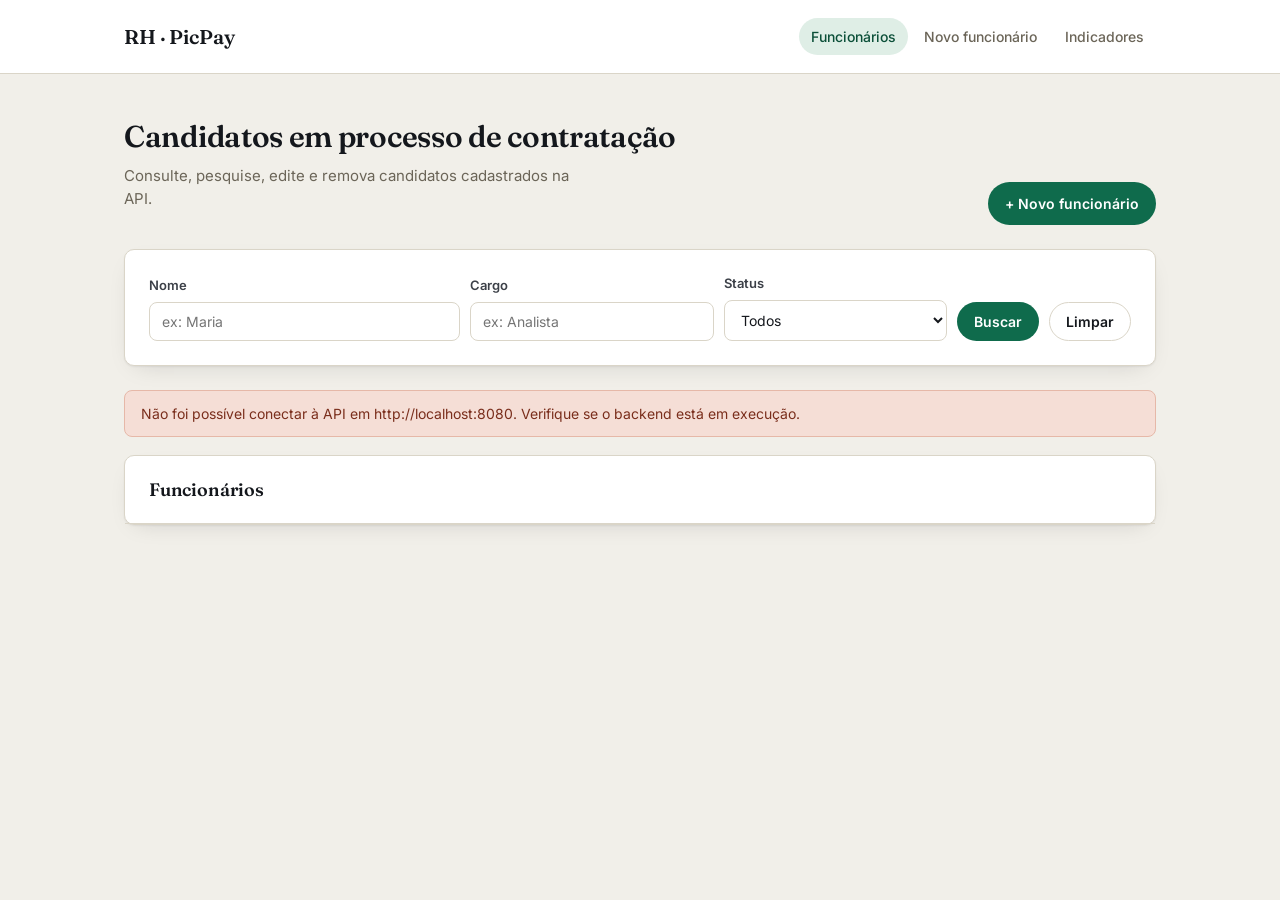
<file: Frontend/index.html>
<!DOCTYPE html>
<html lang="pt-BR">
<head>
  <meta charset="UTF-8" />
  <meta name="viewport" content="width=device-width, initial-scale=1.0" />
  <title>Funcionários · RH PicPay</title>
  <link rel="stylesheet" href="css/style.css" />
</head>
<body>
  <header class="topbar">
    <div class="topbar__inner">
      <div class="brand"><span>RH · PicPay</span></div>
      <nav class="nav" data-nav></nav>
    </div>
  </header>

  <main class="container">
    <div class="page-header">
      <div>
        <h1>Candidatos em processo de contratação</h1>
        <p class="page-header__subtitle">Consulte, pesquise, edite e remova candidatos cadastrados na API.</p>
      </div>
      <a href="cadastro.html" class="btn btn--primary">+ Novo funcionário</a>
    </div>

    <section class="card" style="margin-bottom: 24px;">
      <div class="card__body">
        <form class="search-bar" id="form-busca">
          <div class="field">
            <label for="busca-nome">Nome</label>
            <input type="text" id="busca-nome" name="nome" placeholder="ex: Maria" />
          </div>
          <div class="field">
            <label for="busca-cargo">Cargo</label>
            <input type="text" id="busca-cargo" name="cargo" placeholder="ex: Analista" />
          </div>
          <div class="field">
            <label for="busca-status">Status</label>
            <select id="busca-status" name="status">
              <option value="">Todos</option>
              <option value="EM_ANALISE">Em análise</option>
              <option value="APROVADO">Aprovado</option>
              <option value="REPROVADO">Reprovado</option>
              <option value="CONTRATADO">Contratado</option>
            </select>
          </div>
          <button type="submit" class="btn btn--primary">Buscar</button>
          <button type="button" class="btn btn--ghost" id="btn-limpar-busca">Limpar</button>
        </form>
      </div>
    </section>

    <div id="alerta-erro" class="alerta alerta--erro" hidden></div>

    <section class="card">
      <div class="card__header">
        <h2>Funcionários</h2>
        <span id="contador" class="page-header__eyebrow" style="margin:0;"></span>
      </div>
      <div class="card__body" style="padding: 0;">
        <div id="estado-carregando" class="estado">
          <h3>Carregando…</h3>
          <p>Buscando dados na API.</p>
        </div>

        <div id="estado-vazio" class="estado" hidden>
          <h3>Nenhum funcionário encontrado</h3>
          <p>Cadastre um novo funcionário ou ajuste os filtros de busca.</p>
        </div>

        <div class="table-wrapper" id="wrapper-tabela" hidden>
          <table>
            <thead>
              <tr>
                <th>ID</th>
                <th>Nome</th>
                <th>Cargo</th>
                <th>Departamento</th>
                <th>Cidade</th>
                <th>Salário</th>
                <th>Status</th>
                <th>Ações</th>
              </tr>
            </thead>
            <tbody id="tbody-funcionarios"></tbody>
          </table>
        </div>
      </div>
    </section>
  </main>

  <script src="js/config.js"></script>
  <script type="module" src="js/pages/listagem.js"></script>
</body>
</html>
</file>
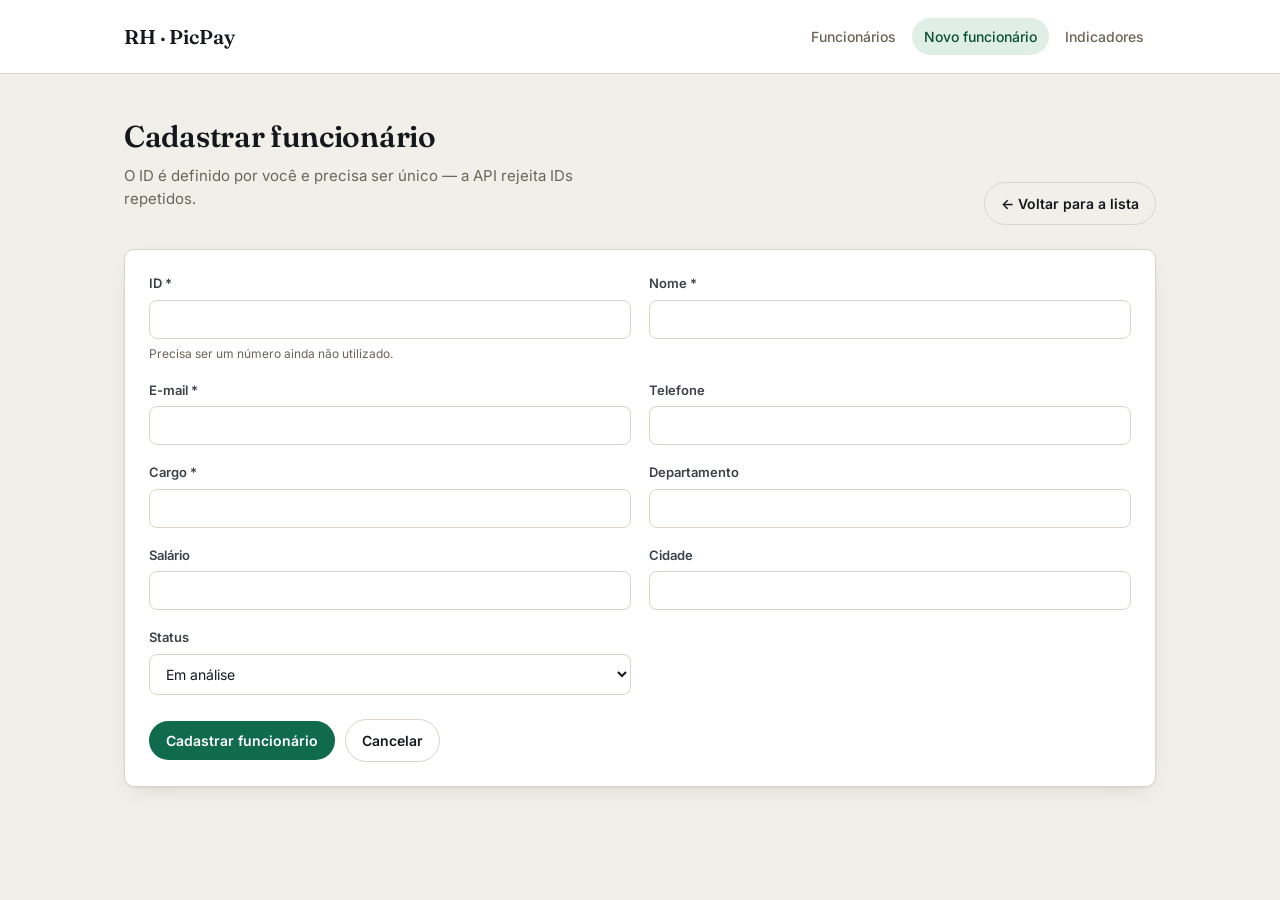
<file: Frontend/cadastro.html>
<!DOCTYPE html>
<html lang="pt-BR">
<head>
  <meta charset="UTF-8" />
  <meta name="viewport" content="width=device-width, initial-scale=1.0" />
  <title>Novo funcionário · RH PicPay</title>
  <link rel="stylesheet" href="css/style.css" />
</head>
<body>
  <header class="topbar">
    <div class="topbar__inner">
      <div class="brand"><span>RH · PicPay</span></div>
      <nav class="nav" data-nav></nav>
    </div>
  </header>

  <main class="container">
    <div class="page-header">
      <div>
        <h1>Cadastrar funcionário</h1>
        <p class="page-header__subtitle">O ID é definido por você e precisa ser único — a API rejeita IDs repetidos.</p>
      </div>
      <a href="index.html" class="btn btn--ghost">← Voltar para a lista</a>
    </div>

    <div id="alerta-erro" class="alerta alerta--erro" hidden></div>

    <section class="card">
      <div class="card__body">
        <form id="form-cadastro" novalidate>
          <div class="form-grid">
            <div class="field">
              <label for="id">ID *</label>
              <input type="number" id="id" name="id" min="1" required />
              <span class="field__hint">Precisa ser um número ainda não utilizado.</span>
            </div>
            <div class="field">
              <label for="nome">Nome *</label>
              <input type="text" id="nome" name="nome" required />
            </div>
            <div class="field">
              <label for="email">E-mail *</label>
              <input type="email" id="email" name="email" required />
            </div>
            <div class="field">
              <label for="telefone">Telefone</label>
              <input type="tel" id="telefone" name="telefone" />
            </div>
            <div class="field">
              <label for="cargo">Cargo *</label>
              <input type="text" id="cargo" name="cargo" required />
            </div>
            <div class="field">
              <label for="departamento">Departamento</label>
              <input type="text" id="departamento" name="departamento" />
            </div>
            <div class="field">
              <label for="salario">Salário</label>
              <input type="number" id="salario" name="salario" min="0" step="0.01" />
            </div>
            <div class="field">
              <label for="cidade">Cidade</label>
              <input type="text" id="cidade" name="cidade" />
            </div>
            <div class="field">
              <label for="status">Status</label>
              <select id="status" name="status">
                <option value="EM_ANALISE">Em análise</option>
                <option value="APROVADO">Aprovado</option>
                <option value="REPROVADO">Reprovado</option>
                <option value="CONTRATADO">Contratado</option>
              </select>
            </div>
          </div>

          <div class="form-actions">
            <button type="submit" class="btn btn--primary" id="btn-salvar">Cadastrar funcionário</button>
            <a href="index.html" class="btn btn--ghost">Cancelar</a>
          </div>
        </form>
      </div>
    </section>
  </main>

  <script src="js/config.js"></script>
  <script type="module" src="js/pages/cadastro.js"></script>
</body>
</html>
</file>
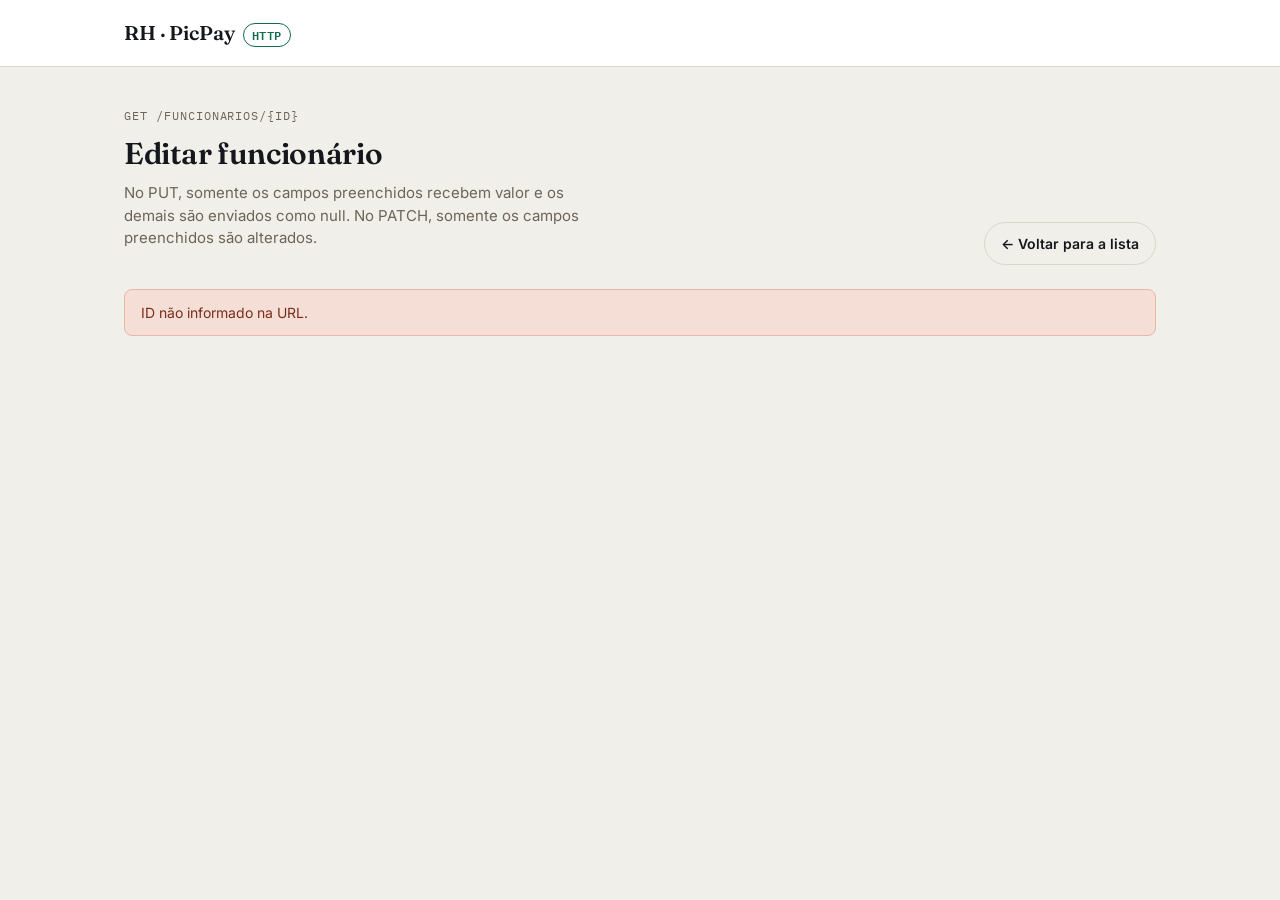
<file: Frontend/editar.html>
<!DOCTYPE html>
<html lang="pt-BR">
<head>
  <meta charset="UTF-8" />
  <meta name="viewport" content="width=device-width, initial-scale=1.0" />
  <title>Editar funcionário · RH PicPay</title>
  <link rel="stylesheet" href="css/style.css" />
</head>
<body>
  <header class="topbar">
    <div class="topbar__inner">
      <div class="brand"><span>RH · PicPay</span><span class="brand__mark">HTTP</span></div>
      <nav class="nav" data-nav></nav>
    </div>
  </header>

  <main class="container">
    <div class="page-header">
      <div>
        <p class="page-header__eyebrow" id="eyebrow-pagina">GET /funcionarios/{id}</p>
        <h1 id="titulo-pagina">Editar funcionário</h1>
        <p class="page-header__subtitle">No PUT, somente os campos preenchidos recebem valor e os demais são enviados como null. No PATCH, somente os campos preenchidos são alterados.</p>
      </div>
      <a href="index.html" class="btn btn--ghost">← Voltar para a lista</a>
    </div>

    <div id="alerta-erro" class="alerta alerta--erro" hidden></div>

    <div id="estado-carregando" class="estado">
      <h3>Carregando…</h3>
      <p>Buscando os dados do funcionário na API.</p>
    </div>

    <div id="conteudo" hidden>
      <section class="card" style="margin-bottom: 24px;">
        <div class="card__header">
          <h2>Atualização completa</h2>
        </div>
        <div class="card__body">
          <p class="field__hint" style="margin-bottom: 16px;">
            Os campos começam vazios. Preencha o que deseja manter ou alterar; os demais serão enviados como null.
          </p>
          <form id="form-put" novalidate>
            <div class="form-grid">
              <div class="field">
                <label>ID</label>
                <input type="number" id="put-id" disabled />
              </div>
              <div class="field">
                <label for="put-nome">Nome</label>
                <input type="text" id="put-nome" name="nome" />
              </div>
              <div class="field">
                <label for="put-email">E-mail</label>
                <input type="email" id="put-email" name="email" />
              </div>
              <div class="field">
                <label for="put-telefone">Telefone</label>
                <input type="tel" id="put-telefone" name="telefone" />
              </div>
              <div class="field">
                <label for="put-cargo">Cargo</label>
                <input type="text" id="put-cargo" name="cargo" />
              </div>
              <div class="field">
                <label for="put-departamento">Departamento</label>
                <input type="text" id="put-departamento" name="departamento" />
              </div>
              <div class="field">
                <label for="put-salario">Salário</label>
                <input type="number" id="put-salario" name="salario" min="0" step="0.01" />
              </div>
              <div class="field">
                <label for="put-cidade">Cidade</label>
                <input type="text" id="put-cidade" name="cidade" />
              </div>
              <div class="field">
                <label for="put-status">Status</label>
                <select id="put-status" name="status">
                  <option value="">Enviar null</option>
                  <option value="EM_ANALISE">Em análise</option>
                  <option value="APROVADO">Aprovado</option>
                  <option value="REPROVADO">Reprovado</option>
                  <option value="CONTRATADO">Contratado</option>
                </select>
              </div>
            </div>
            <div class="form-actions">
              <button type="submit" class="btn btn--primary" id="btn-put">Salvar tudo (PUT)</button>
            </div>
          </form>
        </div>
      </section>

      <section class="card" style="margin-bottom: 24px;">
        <div class="card__header">
          <h2>Atualização parcial</h2>
        </div>
        <div class="card__body">
          <p class="field__hint" style="margin-bottom: 16px;">
            Preencha apenas os campos que deseja alterar. Os campos deixados em branco não são enviados e permanecem como estão.
          </p>
          <form id="form-patch" novalidate>
            <div class="form-grid">
              <div class="field">
                <label for="patch-nome">Nome</label>
                <input type="text" id="patch-nome" name="nome" placeholder="manter atual" />
              </div>
              <div class="field">
                <label for="patch-email">E-mail</label>
                <input type="email" id="patch-email" name="email" placeholder="manter atual" />
              </div>
              <div class="field">
                <label for="patch-telefone">Telefone</label>
                <input type="tel" id="patch-telefone" name="telefone" placeholder="manter atual" />
              </div>
              <div class="field">
                <label for="patch-cargo">Cargo</label>
                <input type="text" id="patch-cargo" name="cargo" placeholder="manter atual" />
              </div>
              <div class="field">
                <label for="patch-departamento">Departamento</label>
                <input type="text" id="patch-departamento" name="departamento" placeholder="manter atual" />
              </div>
              <div class="field">
                <label for="patch-salario">Salário</label>
                <input type="number" id="patch-salario" name="salario" min="0" step="0.01" placeholder="manter atual" />
              </div>
              <div class="field">
                <label for="patch-cidade">Cidade</label>
                <input type="text" id="patch-cidade" name="cidade" placeholder="manter atual" />
              </div>
              <div class="field">
                <label for="patch-status">Status</label>
                <select id="patch-status" name="status">
                  <option value="">Manter atual</option>
                  <option value="EM_ANALISE">Em análise</option>
                  <option value="APROVADO">Aprovado</option>
                  <option value="REPROVADO">Reprovado</option>
                  <option value="CONTRATADO">Contratado</option>
                </select>
              </div>
            </div>
            <div class="form-actions">
              <button type="submit" class="btn btn--primary" id="btn-patch">Aplicar alteração parcial (PATCH)</button>
            </div>
          </form>
        </div>
      </section>

      <section class="card">
        <div class="card__header">
          <h2>Excluir funcionário</h2>
          <span class="http-tag http-tag--delete">DELETE</span>
        </div>
        <div class="card__body" style="display:flex; align-items:center; justify-content: space-between; gap: 16px; flex-wrap: wrap;">
          <p class="field__hint" style="margin:0;">Esta ação remove o funcionário permanentemente da lista da API.</p>
          <button class="btn btn--danger" id="btn-excluir">Excluir funcionário</button>
        </div>
      </section>
    </div>
  </main>

  <script src="js/config.js"></script>
  <script type="module" src="js/pages/editar.js"></script>
</body>
</html>
</file>
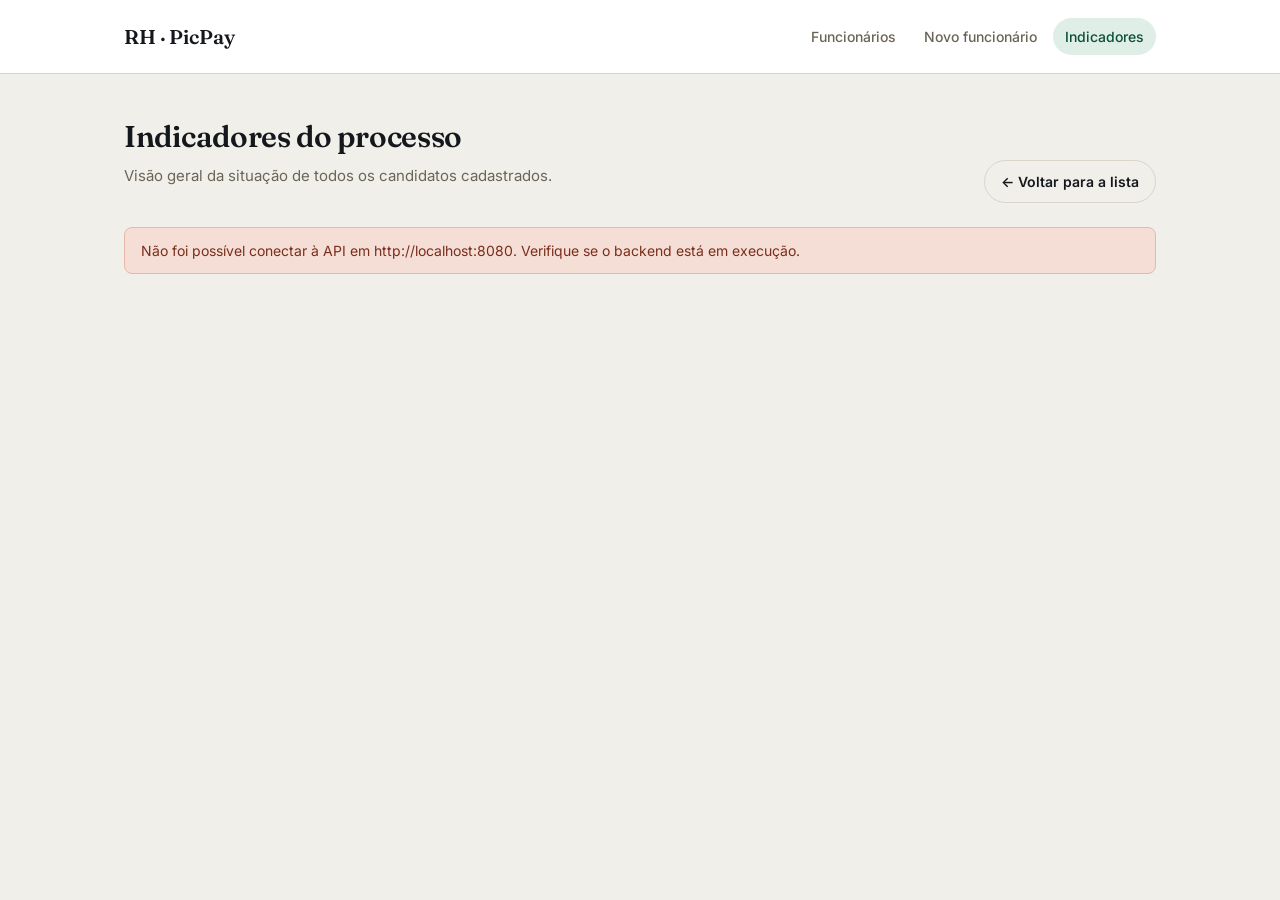
<file: Frontend/indicadores.html>
<!DOCTYPE html>
<html lang="pt-BR">
<head>
  <meta charset="UTF-8" />
  <meta name="viewport" content="width=device-width, initial-scale=1.0" />
  <title>Indicadores · RH PicPay</title>
  <link rel="stylesheet" href="css/style.css" />
</head>
<body>
  <header class="topbar">
    <div class="topbar__inner">
      <div class="brand"><span>RH · PicPay</span></div>
      <nav class="nav" data-nav></nav>
    </div>
  </header>

  <main class="container">
    <div class="page-header">
      <div>
        <h1>Indicadores do processo</h1>
        <p class="page-header__subtitle">Visão geral da situação de todos os candidatos cadastrados.</p>
      </div>
      <a href="index.html" class="btn btn--ghost">← Voltar para a lista</a>
    </div>

    <div id="alerta-erro" class="alerta alerta--erro" hidden></div>

    <div id="estado-carregando" class="estado">
      <h3>Carregando…</h3>
      <p>Calculando indicadores na API.</p>
    </div>

    <div id="conteudo" hidden>
      <div class="indicadores-grid">
        <div class="indicador-card">
          <div class="indicador-card__valor" id="valor-total">0</div>
          <div class="indicador-card__label">Total</div>
        </div>
        <div class="indicador-card">
          <div class="indicador-card__valor" style="color:var(--amber);" id="valor-em-analise">0</div>
          <div class="indicador-card__label">Em análise</div>
        </div>
        <div class="indicador-card">
          <div class="indicador-card__valor" style="color:var(--accent-dark);" id="valor-aprovados">0</div>
          <div class="indicador-card__label">Aprovados</div>
        </div>
        <div class="indicador-card">
          <div class="indicador-card__valor" style="color:var(--rust);" id="valor-reprovados">0</div>
          <div class="indicador-card__label">Reprovados</div>
        </div>
        <div class="indicador-card">
          <div class="indicador-card__valor" style="color:#2b5a8c;" id="valor-contratados">0</div>
          <div class="indicador-card__label">Contratados</div>
        </div>
      </div>

      <section class="card">
        <div class="card__header"><h2>Distribuição por status</h2></div>
        <div class="card__body">
          <div class="barra" id="barra-distribuicao"></div>
          <div id="legenda-distribuicao" style="display:flex; gap:16px; margin-top:14px; flex-wrap:wrap; font-size:13px; color:var(--muted);"></div>
        </div>
      </section>
    </div>
  </main>

  <script src="js/config.js"></script>
  <script type="module" src="js/pages/indicadores.js"></script>
</body>
</html>
</file>
<file: Frontend/css/style.css>
@import url("https://fonts.googleapis.com/css2?family=Fraunces:ital,opsz,wght@0,9..144,500;0,9..144,600;1,9..144,500&family=Inter:wght@400;500;600;700&family=IBM+Plex+Mono:wght@400;500;600&display=swap");

:root {
  --ink: #14171c;
  --ink-soft: #3c4048;
  --muted: #6b6558;
  --paper: #f1efe9;
  --surface: #ffffff;
  --line: #dad5c8;
  --accent: #0f6b4c;
  --accent-dark: #0b4f38;
  --accent-soft: #dfeee6;
  --amber: #b8842a;
  --amber-soft: #f4e8d4;
  --rust: #b3452c;
  --rust-soft: #f5ded6;
  --slate: #55606e;
  --slate-soft: #e2e6ea;

  --font-display: "Fraunces", serif;
  --font-body: "Inter", system-ui, -apple-system, sans-serif;
  --font-mono: "IBM Plex Mono", ui-monospace, monospace;

  --radius: 10px;
  --shadow: 0 1px 2px rgba(20, 23, 28, 0.06), 0 8px 24px -12px rgba(20, 23, 28, 0.18);
}

* { box-sizing: border-box; }

html, body {
  margin: 0;
  padding: 0;
  background: var(--paper);
  color: var(--ink);
  font-family: var(--font-body);
  font-size: 15px;
  line-height: 1.5;
}

h1, h2, h3 {
  font-family: var(--font-display);
  font-weight: 600;
  letter-spacing: -0.01em;
  margin: 0;
}

a { color: inherit; }

.container {
  max-width: 1080px;
  margin: 0 auto;
  padding: 0 24px 64px;
}

/* Topbar */
.topbar {
  border-bottom: 1px solid var(--line);
  background: var(--surface);
}

.topbar__inner {
  max-width: 1080px;
  margin: 0 auto;
  padding: 18px 24px;
  display: flex;
  align-items: center;
  justify-content: space-between;
  gap: 16px;
  flex-wrap: wrap;
}

.brand {
  display: flex;
  align-items: baseline;
  gap: 8px;
  font-family: var(--font-display);
  font-size: 20px;
  font-weight: 600;
}

.brand__mark {
  font-family: var(--font-mono);
  font-size: 12px;
  color: var(--accent);
  border: 1px solid var(--accent);
  border-radius: 999px;
  padding: 2px 8px;
  letter-spacing: 0.04em;
}

.nav { display: flex; gap: 4px; flex-wrap: wrap; }

.nav__link {
  text-decoration: none;
  color: var(--muted);
  font-size: 14px;
  font-weight: 500;
  padding: 8px 12px;
  border-radius: 999px;
}

.nav__link:hover { color: var(--ink); background: var(--paper); }

.nav__link--ativo {
  color: var(--accent-dark);
  background: var(--accent-soft);
}

/* Page header */
.page-header {
  padding: 40px 0 24px;
  display: flex;
  justify-content: space-between;
  align-items: flex-end;
  gap: 16px;
  flex-wrap: wrap;
}

.page-header h1 { font-size: 30px; }

.page-header__eyebrow {
  font-family: var(--font-mono);
  font-size: 12px;
  text-transform: uppercase;
  letter-spacing: 0.08em;
  color: var(--muted);
  margin: 0 0 6px;
}

.page-header__subtitle {
  color: var(--muted);
  margin-top: 6px;
  max-width: 52ch;
}

/* Botões */
.btn {
  display: inline-flex;
  align-items: center;
  justify-content: center;
  gap: 6px;
  font-family: var(--font-body);
  font-size: 14px;
  font-weight: 600;
  padding: 10px 16px;
  border-radius: 999px;
  border: 1px solid transparent;
  cursor: pointer;
  text-decoration: none;
  transition: transform 0.08s ease, background 0.15s ease, border-color 0.15s ease;
}

.btn:active { transform: scale(0.98); }

.btn--primary { background: var(--accent); color: #fff; }
.btn--primary:hover { background: var(--accent-dark); }

.btn--ghost { background: transparent; color: var(--ink); border-color: var(--line); }
.btn--ghost:hover { border-color: var(--ink); }

.btn--danger { background: transparent; color: var(--rust); border-color: var(--rust-soft); }
.btn--danger:hover { background: var(--rust-soft); }

.btn--sm { padding: 6px 12px; font-size: 13px; }

.btn[disabled] { opacity: 0.55; cursor: not-allowed; }

/* Cards / superfícies */
.card {
  background: var(--surface);
  border: 1px solid var(--line);
  border-radius: var(--radius);
  box-shadow: var(--shadow);
}

.card__header {
  padding: 20px 24px;
  border-bottom: 1px solid var(--line);
  display: flex;
  align-items: center;
  justify-content: space-between;
  gap: 12px;
  flex-wrap: wrap;
}

.card__header h2 { font-size: 18px; }

.card__body { padding: 24px; }

/* Selo de método HTTP — elemento de assinatura da interface */
.http-tag {
  font-family: var(--font-mono);
  font-size: 11px;
  font-weight: 600;
  letter-spacing: 0.04em;
  padding: 2px 8px;
  border-radius: 4px;
  display: inline-block;
}

.http-tag--get { background: var(--slate-soft); color: var(--slate); }
.http-tag--post { background: var(--accent-soft); color: var(--accent-dark); }
.http-tag--put { background: var(--amber-soft); color: var(--amber); }
.http-tag--patch { background: #e4e0f5; color: #5a4bb0; }
.http-tag--delete { background: var(--rust-soft); color: var(--rust); }

/* Formulários */
.form-grid {
  display: grid;
  grid-template-columns: repeat(2, 1fr);
  gap: 18px;
}

.field { display: flex; flex-direction: column; gap: 6px; }
.field--full { grid-column: 1 / -1; }

.field label {
  font-size: 13px;
  font-weight: 600;
  color: var(--ink-soft);
}

.field__hint {
  font-size: 12px;
  color: var(--muted);
}

input, select {
  font-family: var(--font-body);
  font-size: 14px;
  padding: 10px 12px;
  border: 1px solid var(--line);
  border-radius: 8px;
  background: var(--surface);
  color: var(--ink);
}

input:focus, select:focus, .btn:focus-visible, .nav__link:focus-visible {
  outline: 2px solid var(--accent);
  outline-offset: 1px;
}

.form-actions {
  display: flex;
  gap: 10px;
  align-items: center;
  margin-top: 24px;
  flex-wrap: wrap;
}

/* Barra de busca */
.search-bar {
  display: grid;
  grid-template-columns: 1.4fr 1fr 1fr auto auto;
  gap: 10px;
  align-items: end;
}

/* Tabela de listagem */
.table-wrapper { overflow-x: auto; }

table { width: 100%; border-collapse: collapse; }

thead th {
  text-align: left;
  font-size: 12px;
  text-transform: uppercase;
  letter-spacing: 0.05em;
  color: var(--muted);
  padding: 10px 12px;
  border-bottom: 1px solid var(--line);
  white-space: nowrap;
}

tbody td {
  padding: 12px;
  border-bottom: 1px solid var(--line);
  vertical-align: middle;
  font-size: 14px;
}

tbody tr:last-child td { border-bottom: none; }
tbody tr:hover { background: var(--paper); }

.td-id { font-family: var(--font-mono); color: var(--muted); }

.row-actions { display: flex; gap: 6px; flex-wrap: wrap; }

/* Badges de status */
.badge {
  display: inline-block;
  padding: 3px 10px;
  border-radius: 999px;
  font-size: 12px;
  font-weight: 600;
}

.badge--em-analise { background: var(--amber-soft); color: var(--amber); }
.badge--aprovado { background: var(--accent-soft); color: var(--accent-dark); }
.badge--contratado { background: #dbe7f5; color: #2b5a8c; }
.badge--reprovado { background: var(--rust-soft); color: var(--rust); }

/* Estados */
.estado {
  text-align: center;
  padding: 48px 24px;
  color: var(--muted);
}

.estado h3 { color: var(--ink); margin-bottom: 6px; font-size: 16px; }

.alerta {
  border-radius: 8px;
  padding: 12px 16px;
  font-size: 14px;
  margin-bottom: 18px;
  border: 1px solid transparent;
}

.alerta--erro {
  background: var(--rust-soft);
  color: #7a2e1c;
  border-color: #e6b8a8;
}

/* Indicadores */
.indicadores-grid {
  display: grid;
  grid-template-columns: repeat(5, 1fr);
  gap: 16px;
  margin-bottom: 28px;
}

.indicador-card {
  background: var(--surface);
  border: 1px solid var(--line);
  border-radius: var(--radius);
  padding: 20px;
}

.indicador-card__valor {
  font-family: var(--font-display);
  font-size: 32px;
  font-weight: 600;
}

.indicador-card__label {
  font-size: 12px;
  text-transform: uppercase;
  letter-spacing: 0.05em;
  color: var(--muted);
  margin-top: 4px;
}

.barra {
  height: 10px;
  border-radius: 999px;
  background: var(--paper);
  overflow: hidden;
  display: flex;
  margin-top: 6px;
}

.barra__segmento { height: 100%; }

/* Toasts */
#toast-container {
  position: fixed;
  bottom: 20px;
  right: 20px;
  display: flex;
  flex-direction: column;
  gap: 8px;
  z-index: 999;
}

.toast {
  background: var(--ink);
  color: #fff;
  padding: 12px 18px;
  border-radius: 8px;
  font-size: 14px;
  box-shadow: var(--shadow);
  opacity: 0;
  transform: translateY(8px);
  transition: opacity 0.2s ease, transform 0.2s ease;
  max-width: 320px;
}

.toast--visivel { opacity: 1; transform: translateY(0); }
.toast--erro { background: var(--rust); }

/* Responsivo */
@media (max-width: 860px) {
  .form-grid { grid-template-columns: 1fr; }
  .search-bar { grid-template-columns: 1fr 1fr; }
  .search-bar .btn { grid-column: span 1; }
  .indicadores-grid { grid-template-columns: repeat(2, 1fr); }
}

@media (max-width: 720px) {
  .table-wrapper table, .table-wrapper thead { display: none; }

  .table-wrapper tbody, .table-wrapper tr {
    display: block;
    width: 100%;
  }

  .table-wrapper tr {
    background: var(--surface);
    border: 1px solid var(--line);
    border-radius: var(--radius);
    margin-bottom: 12px;
    padding: 12px 14px;
  }

  .table-wrapper td {
    display: flex;
    justify-content: space-between;
    gap: 12px;
    border-bottom: 1px dashed var(--line);
    padding: 8px 0;
  }

  .table-wrapper td:last-child { border-bottom: none; }

  .table-wrapper td::before {
    content: attr(data-label);
    font-size: 12px;
    text-transform: uppercase;
    letter-spacing: 0.05em;
    color: var(--muted);
    font-weight: 600;
  }

  .row-actions { justify-content: flex-end; }
}

@media (max-width: 520px) {
  .indicadores-grid { grid-template-columns: 1fr 1fr; }
}
</file>
